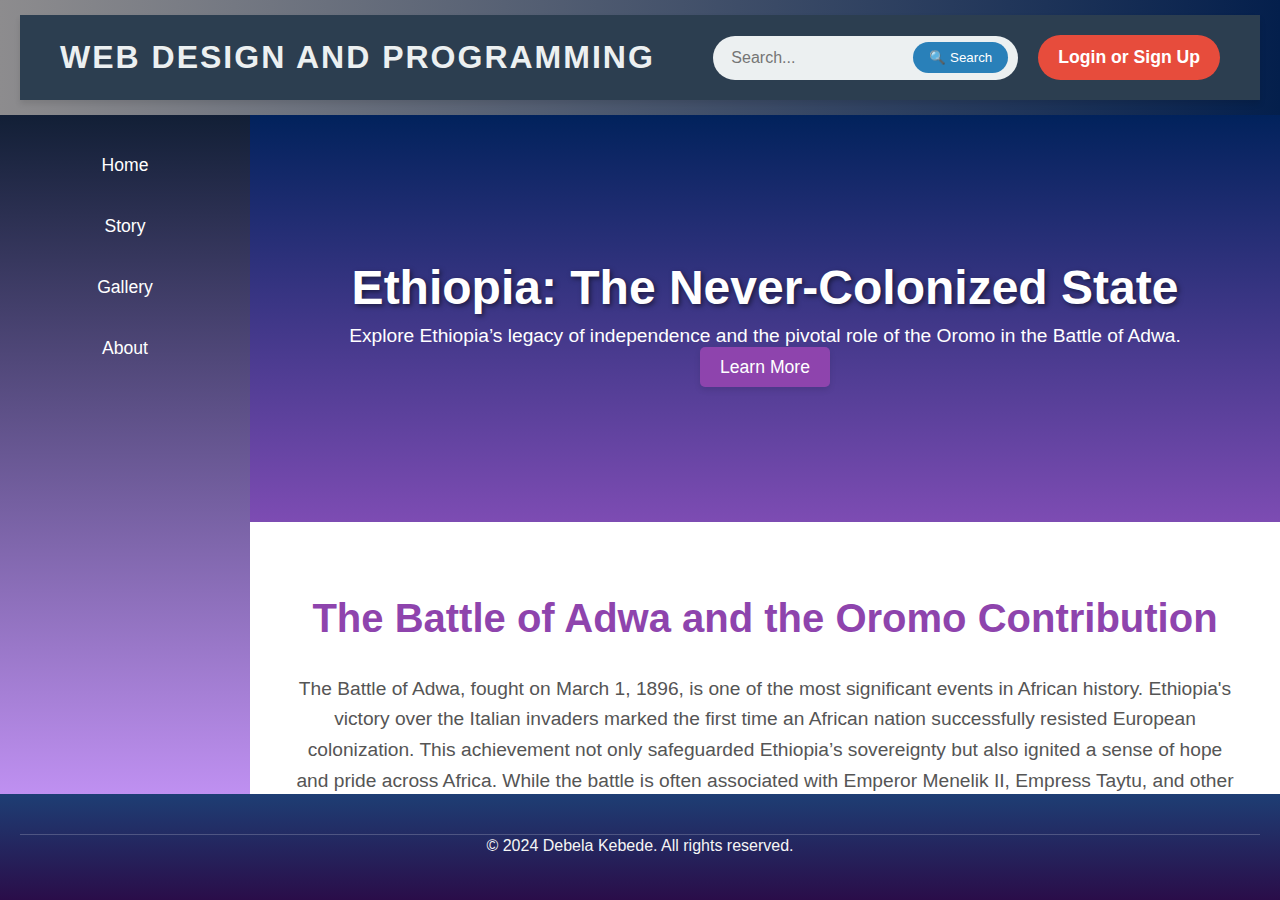
<file: index.html>
<!DOCTYPE html>
<html lang="en">
    <head>
        <meta charset="UTF-8">
        <meta name="viewport" content="width=device-width, initial-scale=1.0">
        <title>Web Design and Programming</title>
        <link rel="stylesheet" href="style.css">
        <link rel="stylesheet" href="header.css">
        <link rel="stylesheet" href="footer.css">
        <link rel="icon" type="image/png" sizes="32x32" href="images/favicon_io/favicon-16x16.png">
        
    </head>
    <body>
        <header>
            <nav class="navbar">
                <h1 class="logo">Web Design and Programming</h1>
                <div class="right-section">
                    <div class="search">
                        <input type="text" placeholder="Search...">
                        <button>🔍 Search</button>
                    </div>
                    <div class="auth-buttons">
                        <a href="login.html" target="content-frame"><button class="login">Login or Sign Up</button></a>
                        <!-- <a href="login.html" target="content-frame"><button class="signup">Sign Up</button></a> -->
                        
                    </div>
                </div>
            </nav>
        </header>

        <nav class="sidebar">
            <a href="home.html" target="content-frame">Home</a>
            <a href="story.html" target="content-frame">Story</a>
            <a href="gallery.html" target="content-frame">Gallery</a>
            <a href="about.html" target="content-frame">About</a>
        </nav>
    

        <div class="iframe-container">
            <iframe src="home.html" name="content-frame" title="Oromo People Content"></iframe>
        </div>
        
        
        <footer class="footer">
            
            <div class="footer-bottom">
                <p>&copy; 2024 Debela Kebede. All rights reserved.</p>
            </div>
        </footer>
        
    </body>
</html>
</file>
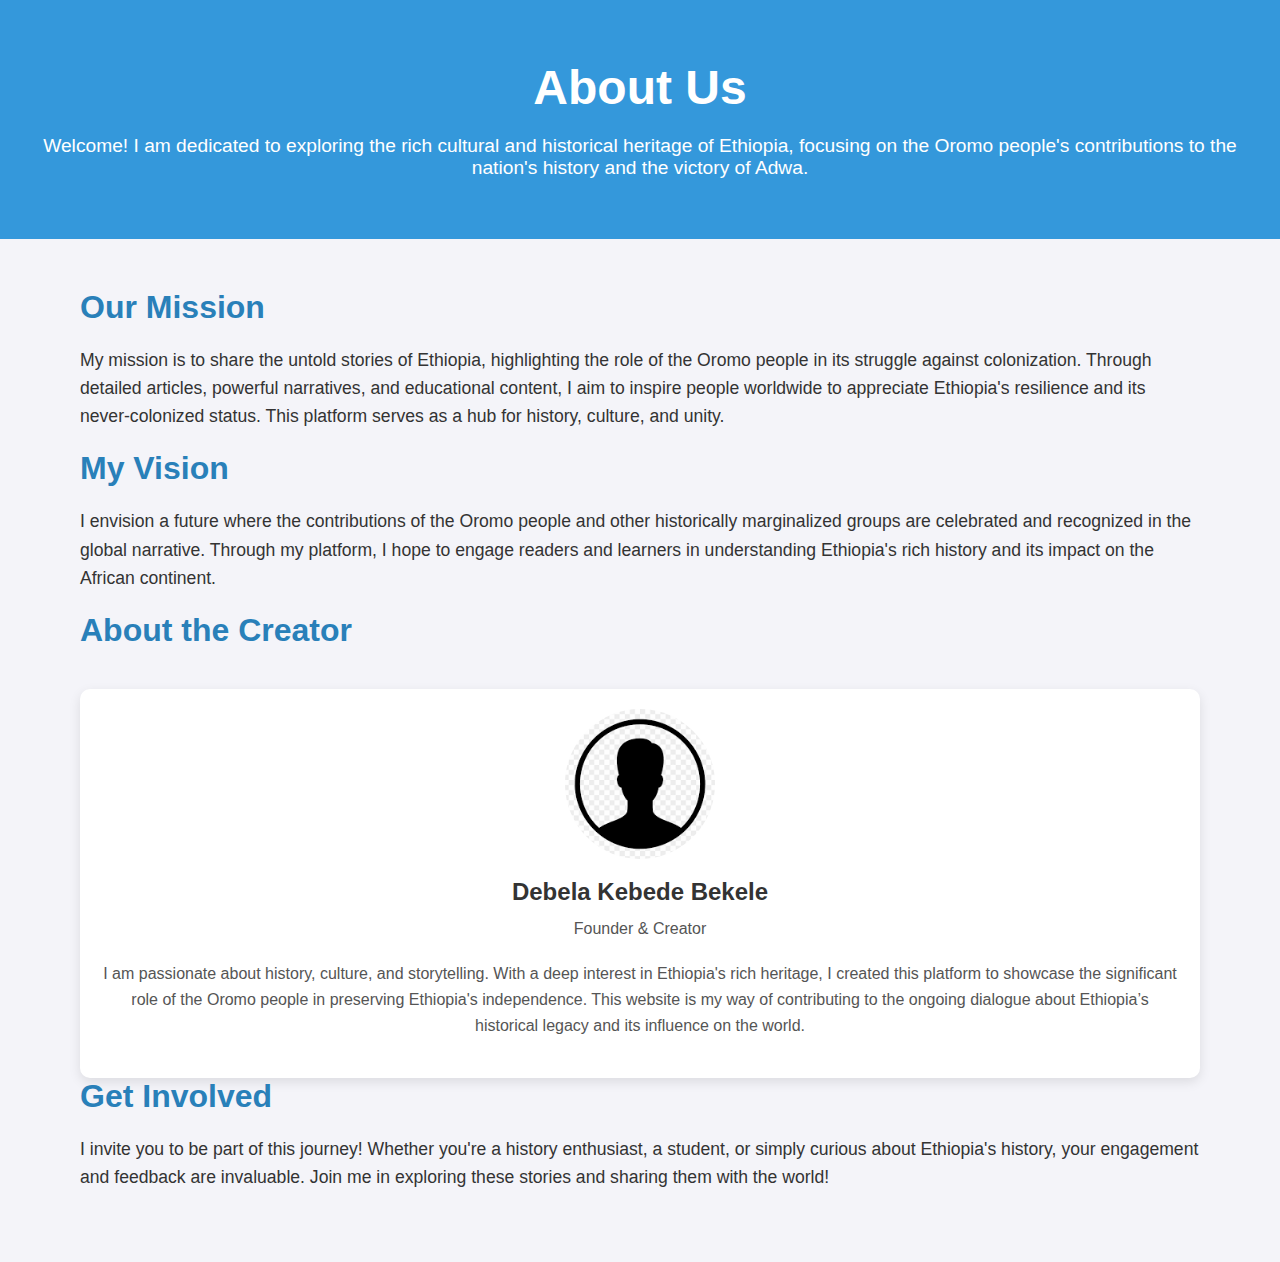
<file: about.html>
<!DOCTYPE html>
<html lang="en">
<head>
  <meta charset="UTF-8">
  <meta name="viewport" content="width=device-width, initial-scale=1.0">
  <title>About Us - Our Mission</title>
  <link rel="stylesheet" href="about.css">
</head>
<body>
  <section class="about-hero">
    <div class="hero-content">
      <h1>About Us</h1>
      <p>Welcome! I am dedicated to exploring the rich cultural and historical heritage of Ethiopia, focusing on the Oromo people's contributions to the nation's history and the victory of Adwa.</p>
    </div>
  </section>

  <section class="about-content">
    <div class="content">
      <h2>Our Mission</h2>
      <p>
        My mission is to share the untold stories of Ethiopia, highlighting the role of the Oromo people in its struggle against colonization. Through detailed articles, powerful narratives, and educational content, I aim to inspire people worldwide to appreciate Ethiopia's resilience and its never-colonized status. This platform serves as a hub for history, culture, and unity.
      </p>

      <h2>My Vision</h2>
      <p>
        I envision a future where the contributions of the Oromo people and other historically marginalized groups are celebrated and recognized in the global narrative. Through my platform, I hope to engage readers and learners in understanding Ethiopia's rich history and its impact on the African continent.
      </p>

      <h2>About the Creator</h2>
      <div class="creator">
        <img src="images/Profile Icon.png" alt="Creator">
        <h3>Debela Kebede Bekele</h3>
        <p>Founder & Creator</p>
        <p>
          I am passionate about history, culture, and storytelling. With a deep interest in Ethiopia's rich heritage, I created this platform to showcase the significant role of the Oromo people in preserving Ethiopia's independence. This website is my way of contributing to the ongoing dialogue about Ethiopia’s historical legacy and its influence on the world.
        </p>
      </div>

      <h2>Get Involved</h2>
      <p>
        I invite you to be part of this journey! Whether you're a history enthusiast, a student, or simply curious about Ethiopia's history, your engagement and feedback are invaluable. Join me in exploring these stories and sharing them with the world!
      </p>
    </div>
  </section>
</body>
</html>
</file>
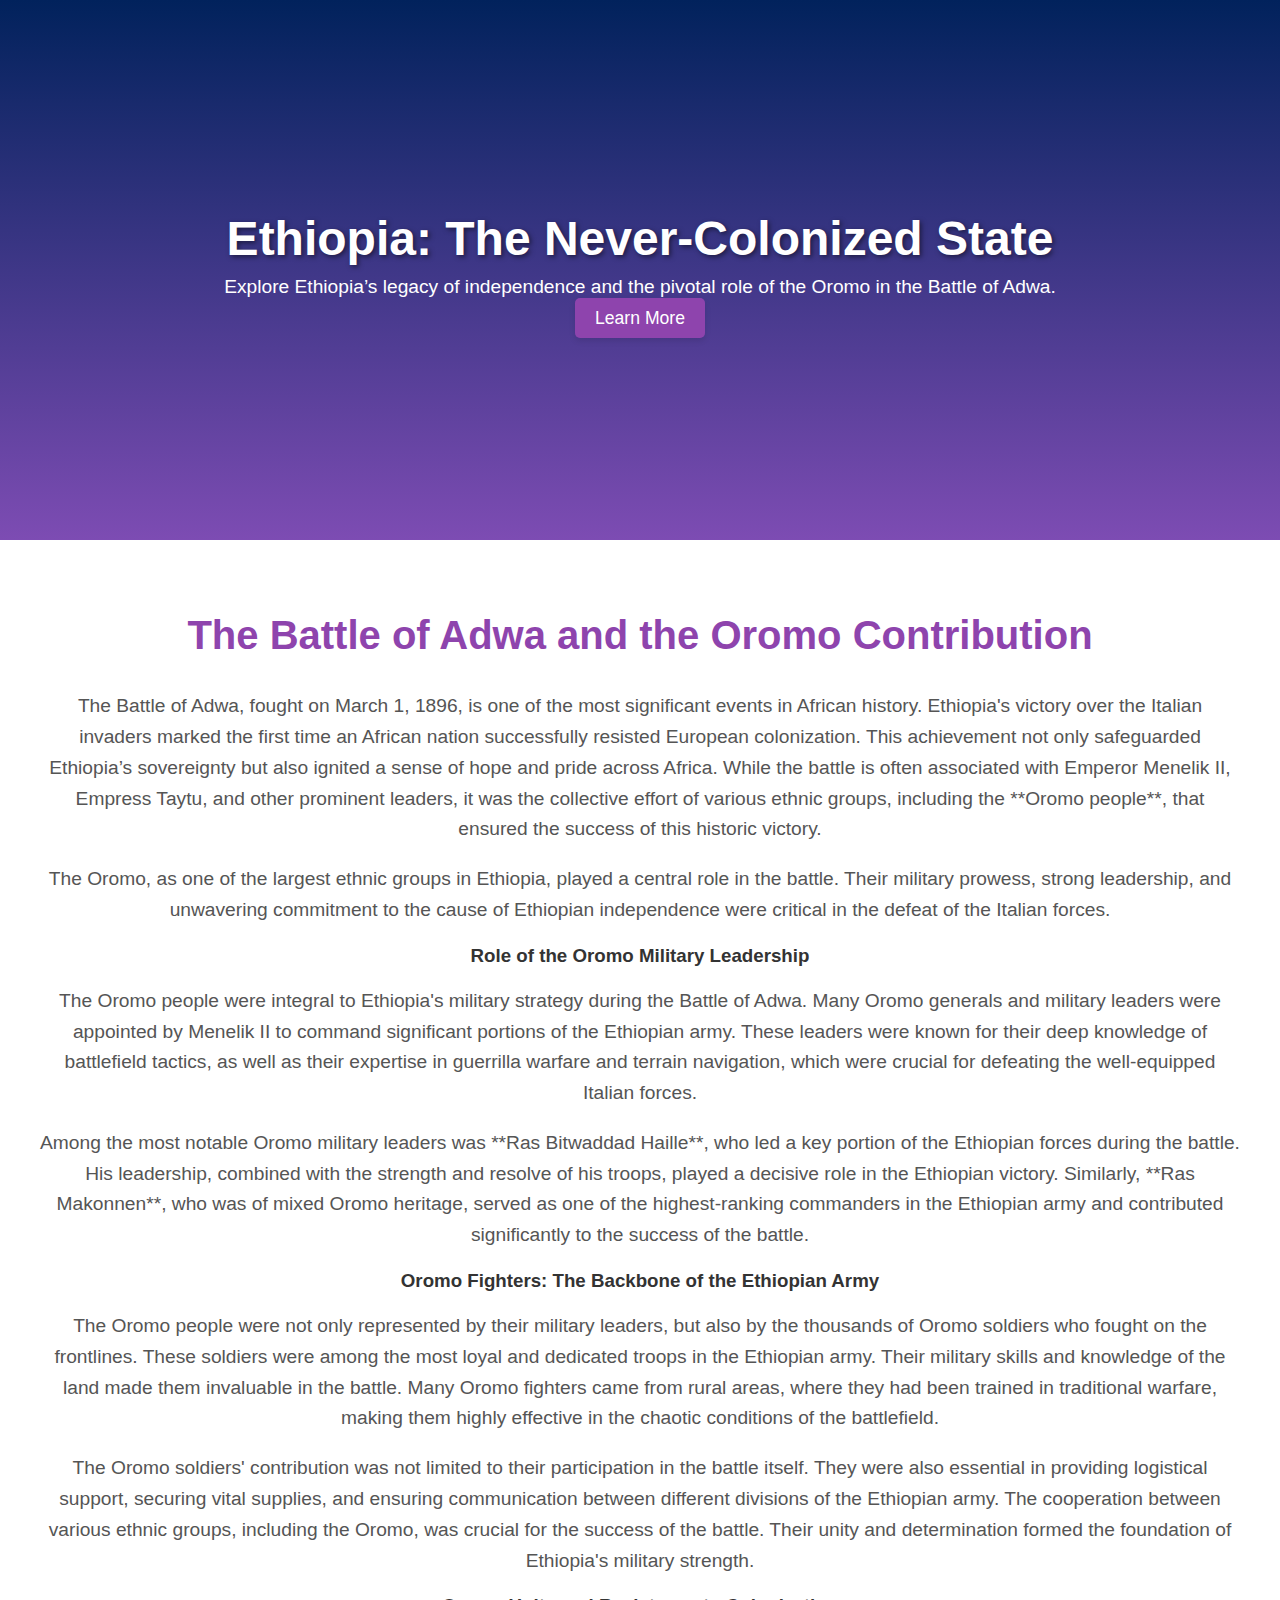
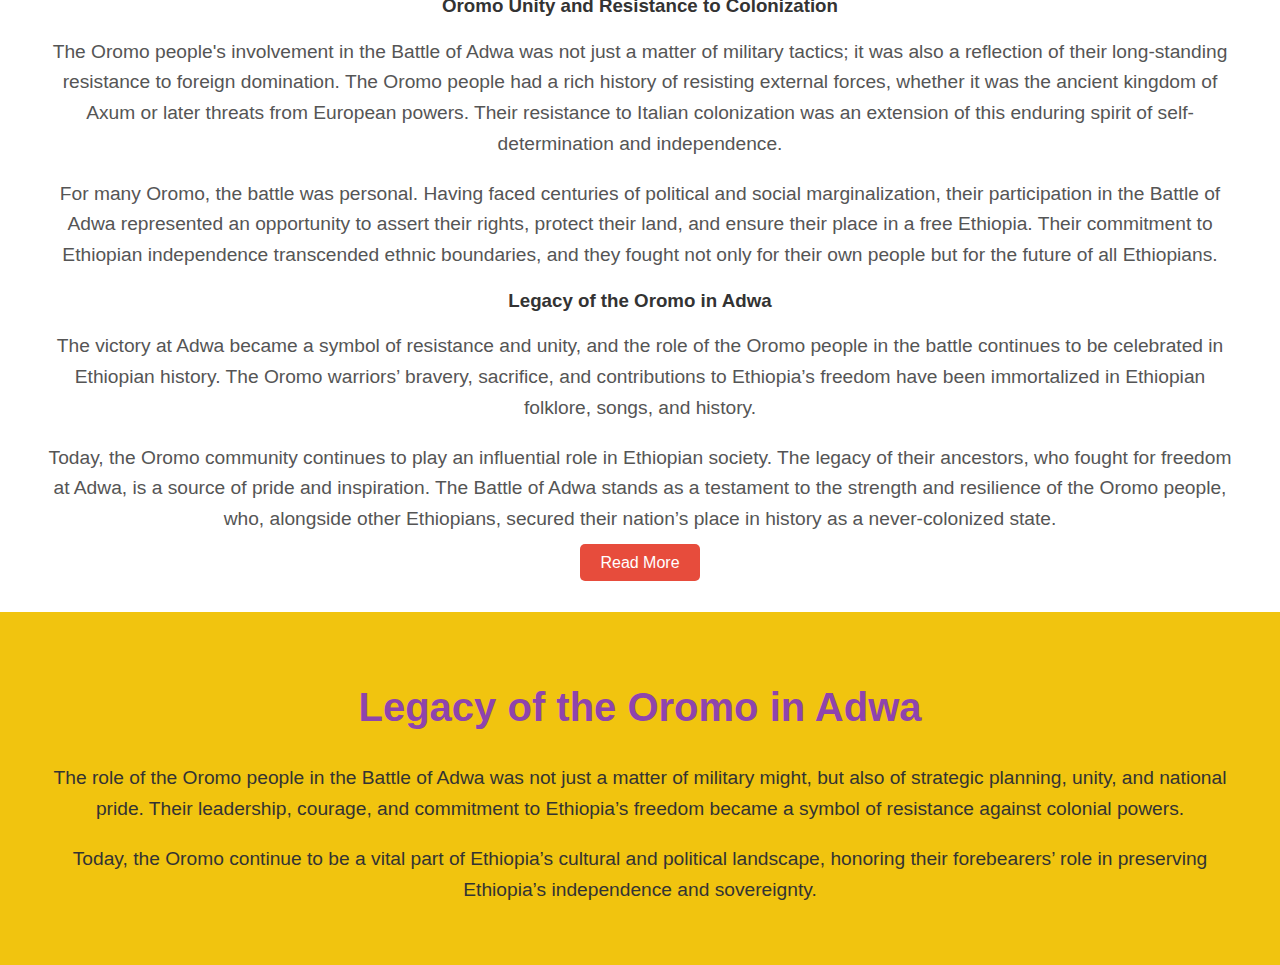
<file: home.html>
<!DOCTYPE html>
<html lang="en">
<head>
  <meta charset="UTF-8">
  <meta name="viewport" content="width=device-width, initial-scale=1.0">
  <title>Ethiopia: The Never-Colonized State</title>
  <link rel="stylesheet" href="home.css">
</head>
<body>
  <section class="hero">
    <div class="hero-content">
      <h1>Ethiopia: The Never-Colonized State</h1>
      <p>Explore Ethiopia’s legacy of independence and the pivotal role of the Oromo in the Battle of Adwa.</p>
      <a href="#about-ethiopia" class="btn">Learn More</a>
    </div>
  </section>

  <section id="about-ethiopia" class="about-section">
    <div class="content">
      <h2>The Battle of Adwa and the Oromo Contribution</h2>
      <p>
        The Battle of Adwa, fought on March 1, 1896, is one of the most significant events in African history. Ethiopia's victory over the Italian invaders marked the first time an African nation successfully resisted European colonization. This achievement not only safeguarded Ethiopia’s sovereignty but also ignited a sense of hope and pride across Africa. While the battle is often associated with Emperor Menelik II, Empress Taytu, and other prominent leaders, it was the collective effort of various ethnic groups, including the **Oromo people**, that ensured the success of this historic victory.
      </p>
      <p>
        The Oromo, as one of the largest ethnic groups in Ethiopia, played a central role in the battle. Their military prowess, strong leadership, and unwavering commitment to the cause of Ethiopian independence were critical in the defeat of the Italian forces.
      </p>
      <h3>Role of the Oromo Military Leadership</h3>
      <p>
        The Oromo people were integral to Ethiopia's military strategy during the Battle of Adwa. Many Oromo generals and military leaders were appointed by Menelik II to command significant portions of the Ethiopian army. These leaders were known for their deep knowledge of battlefield tactics, as well as their expertise in guerrilla warfare and terrain navigation, which were crucial for defeating the well-equipped Italian forces.
      </p>
      <p>
        Among the most notable Oromo military leaders was **Ras Bitwaddad Haille**, who led a key portion of the Ethiopian forces during the battle. His leadership, combined with the strength and resolve of his troops, played a decisive role in the Ethiopian victory. Similarly, **Ras Makonnen**, who was of mixed Oromo heritage, served as one of the highest-ranking commanders in the Ethiopian army and contributed significantly to the success of the battle.
      </p>
      <h3>Oromo Fighters: The Backbone of the Ethiopian Army</h3>
      <p>
        The Oromo people were not only represented by their military leaders, but also by the thousands of Oromo soldiers who fought on the frontlines. These soldiers were among the most loyal and dedicated troops in the Ethiopian army. Their military skills and knowledge of the land made them invaluable in the battle. Many Oromo fighters came from rural areas, where they had been trained in traditional warfare, making them highly effective in the chaotic conditions of the battlefield.
      </p>
      <p>
        The Oromo soldiers' contribution was not limited to their participation in the battle itself. They were also essential in providing logistical support, securing vital supplies, and ensuring communication between different divisions of the Ethiopian army. The cooperation between various ethnic groups, including the Oromo, was crucial for the success of the battle. Their unity and determination formed the foundation of Ethiopia's military strength.
      </p>
      <h3>Oromo Unity and Resistance to Colonization</h3>
      <p>
        The Oromo people's involvement in the Battle of Adwa was not just a matter of military tactics; it was also a reflection of their long-standing resistance to foreign domination. The Oromo people had a rich history of resisting external forces, whether it was the ancient kingdom of Axum or later threats from European powers. Their resistance to Italian colonization was an extension of this enduring spirit of self-determination and independence.
      </p>
      <p>
        For many Oromo, the battle was personal. Having faced centuries of political and social marginalization, their participation in the Battle of Adwa represented an opportunity to assert their rights, protect their land, and ensure their place in a free Ethiopia. Their commitment to Ethiopian independence transcended ethnic boundaries, and they fought not only for their own people but for the future of all Ethiopians.
      </p>
      <h3>Legacy of the Oromo in Adwa</h3>
      <p>
        The victory at Adwa became a symbol of resistance and unity, and the role of the Oromo people in the battle continues to be celebrated in Ethiopian history. The Oromo warriors’ bravery, sacrifice, and contributions to Ethiopia’s freedom have been immortalized in Ethiopian folklore, songs, and history.
      </p>
      <p>
        Today, the Oromo community continues to play an influential role in Ethiopian society. The legacy of their ancestors, who fought for freedom at Adwa, is a source of pride and inspiration. The Battle of Adwa stands as a testament to the strength and resilience of the Oromo people, who, alongside other Ethiopians, secured their nation’s place in history as a never-colonized state.
      </p>
      <a href="#" class="info-btn">Read More</a>
    </div>
  </section>

  <section class="interactive-section">
    <h2>Legacy of the Oromo in Adwa</h2>
    <p>
      The role of the Oromo people in the Battle of Adwa was not just a matter of military might, but also of strategic planning, unity, and national pride. Their leadership, courage, and commitment to Ethiopia’s freedom became a symbol of resistance against colonial powers.
    </p>
    <p>
      Today, the Oromo continue to be a vital part of Ethiopia’s cultural and political landscape, honoring their forebearers’ role in preserving Ethiopia’s independence and sovereignty.
    </p>
  </section>

</body>
</html>
</file>
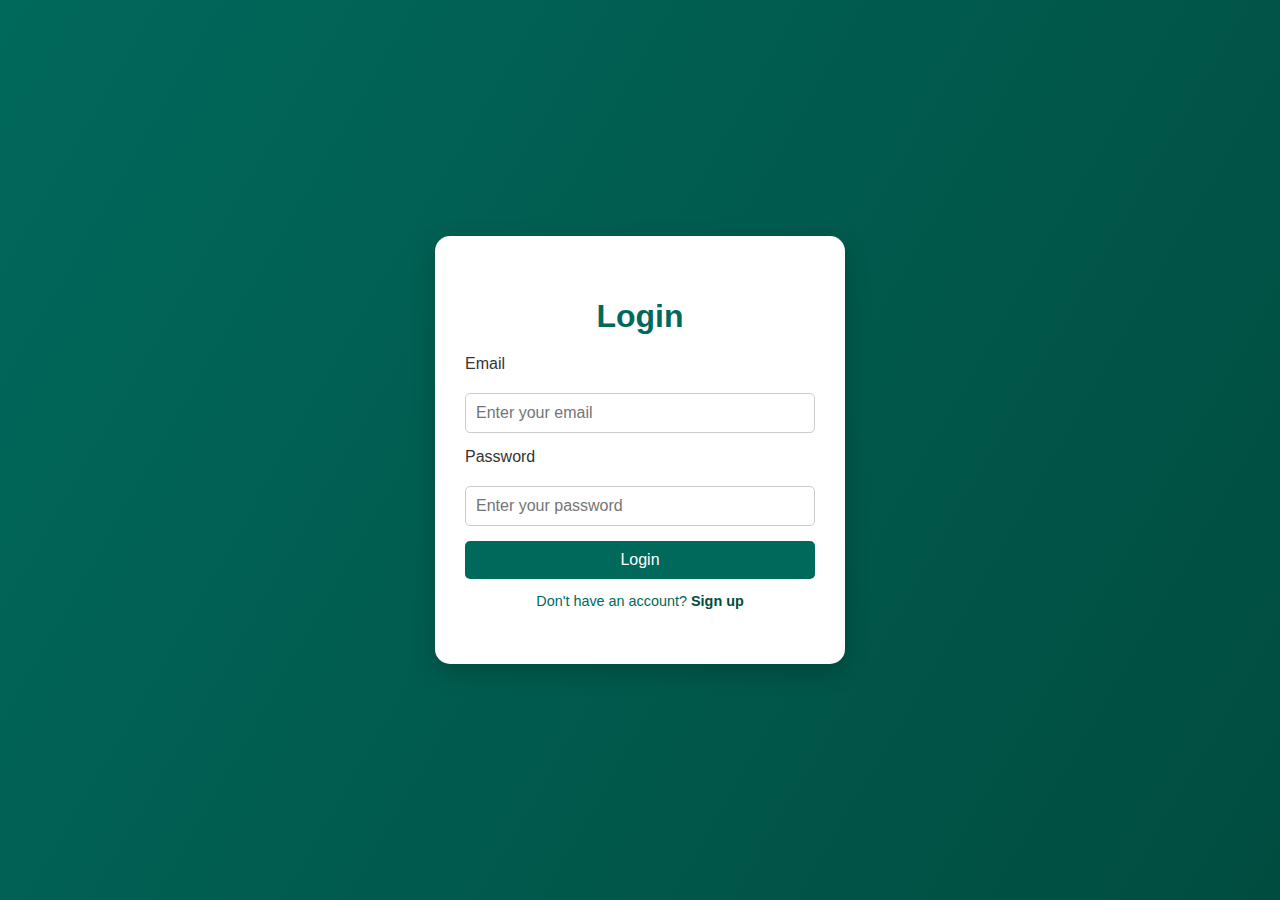
<file: login.html>
<!DOCTYPE html>
<html lang="en">
<head>
    <meta charset="UTF-8">
    <meta name="viewport" content="width=device-width, initial-scale=1.0">
    <title>Login & Signup</title>
    <style>
        /* General Styles */
        body {
            font-family: 'Roboto', sans-serif;
            margin: 0;
            background: linear-gradient(120deg, #00695c, #004d40);
            color: #fff;
            display: flex;
            justify-content: center;
            align-items: center;
            height: 100vh;
        }

        .form-container {
            background: #ffffff;
            color: #333;
            padding: 40px 30px;
            border-radius: 15px;
            box-shadow: 0 8px 25px rgba(0, 0, 0, 0.2);
            width: 350px;
            max-width: 90%;
        }

        .form-container h1 {
            text-align: center;
            margin-bottom: 20px;
            font-size: 2rem;
            color: #00695c;
        }

        .form-container form {
            display: flex;
            flex-direction: column;
            gap: 15px;
        }

        .form-container label {
            font-size: 1rem;
            margin-bottom: 5px;
        }

        .form-container input {
            padding: 10px;
            font-size: 1rem;
            border: 1px solid #ccc;
            border-radius: 5px;
            outline: none;
            transition: border-color 0.3s;
        }

        .form-container input:focus {
            border-color: #00695c;
        }

        .form-container button {
            padding: 10px;
            font-size: 1rem;
            background: #00695c;
            color: #fff;
            border: none;
            border-radius: 5px;
            cursor: pointer;
            transition: background-color 0.3s;
        }

        .form-container button:hover {
            background: #004d40;
        }

        .form-container .toggle-link {
            text-align: center;
            margin-top: 10px;
            font-size: 0.9rem;
            color: #00695c;
        }

        .form-container .toggle-link a {
            color: #004d40;
            text-decoration: none;
            font-weight: bold;
        }

        .form-container .toggle-link a:hover {
            text-decoration: underline;
        }
    </style>
</head>
<body>
    <div class="form-container" id="login-form">
        <h1>Login</h1>
        <form action="#">
            <label for="email">Email</label>
            <input type="email" id="email" placeholder="Enter your email" required>
            
            <label for="password">Password</label>
            <input type="password" id="password" placeholder="Enter your password" required>
            
            <button type="submit">Login</button>
        </form>
        <div class="toggle-link">
            <p>Don't have an account? <a href="#" onclick="toggleForm()">Sign up</a></p>
        </div>
    </div>

    <div class="form-container" id="signup-form" style="display: none;">
        <h1>Sign Up</h1>
        <form action="#">
            <label for="username">Username</label>
            <input type="text" id="username" placeholder="Choose a username" required>
            
            <label for="email">Email</label>
            <input type="email" id="email-signup" placeholder="Enter your email" required>
            
            <label for="password">Password</label>
            <input type="password" id="password-signup" placeholder="Create a password" required>
            
            <label for="confirm-password">Confirm Password</label>
            <input type="password" id="confirm-password" placeholder="Confirm your password" required>
            
            <button type="submit">Sign Up</button>
        </form>
        <div class="toggle-link">
            <p>Already have an account? <a href="#" onclick="toggleForm()">Login</a></p>
        </div>
    </div>

    <script>
        function toggleForm() {
            const loginForm = document.getElementById('login-form');
            const signupForm = document.getElementById('signup-form');
            
            if (loginForm.style.display === 'none') {
                loginForm.style.display = 'block';
                signupForm.style.display = 'none';
            } else {
                loginForm.style.display = 'none';
                signupForm.style.display = 'block';
            }
        }
    </script>
</body>
</html>
</file>
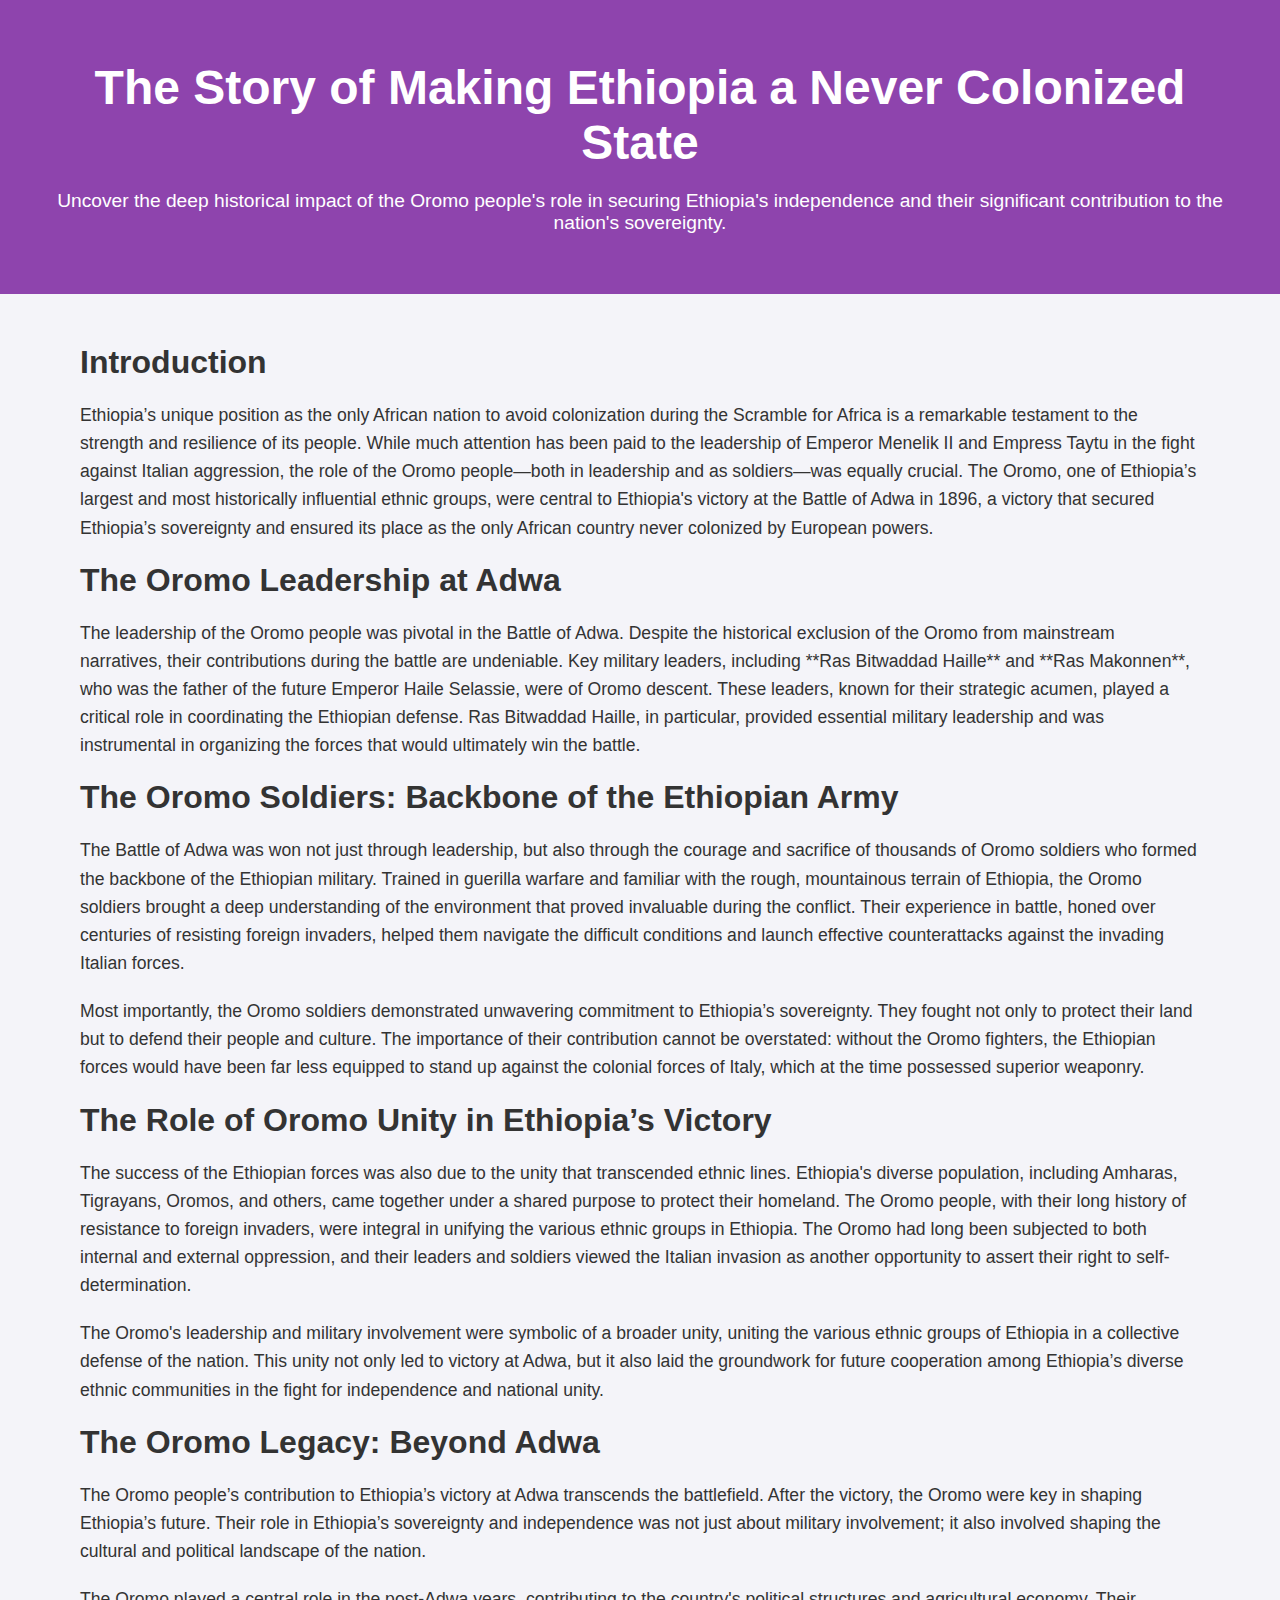
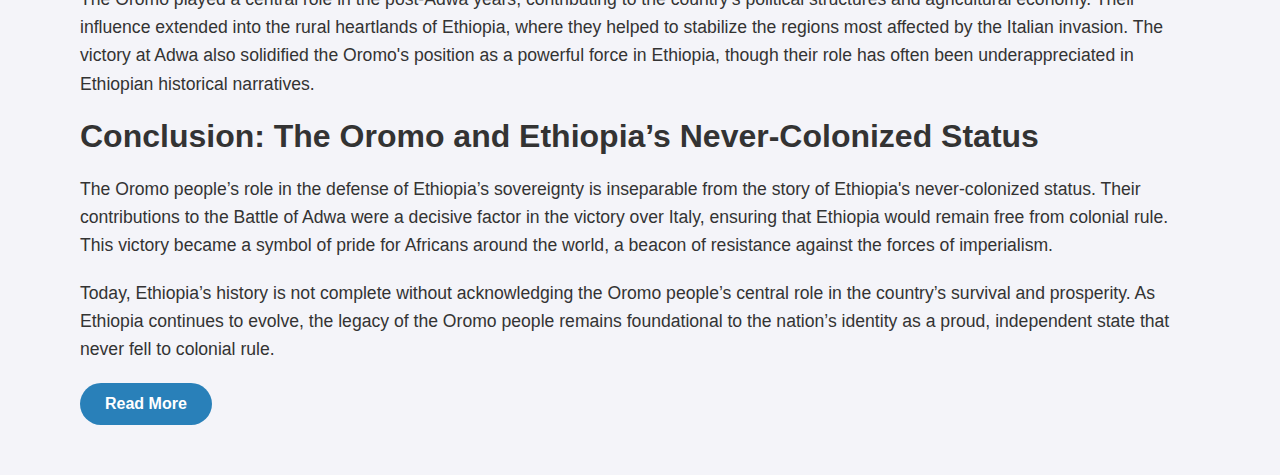
<file: story.html>
<!DOCTYPE html>
<html lang="en">
<head>
  <meta charset="UTF-8">
  <meta name="viewport" content="width=device-width, initial-scale=1.0">
  <title>Story</title>
  <link rel="stylesheet" href="story.css">
</head>
<body>
  <section class="story-hero">
    <div class="hero-content">
      <h1>The Story of Making Ethiopia a Never Colonized State</h1>
      <p>Uncover the deep historical impact of the Oromo people's role in securing Ethiopia's independence and their significant contribution to the nation's sovereignty.</p>
    </div>
  </section>

  <section class="story-content">
    <div class="content">
      <h2>Introduction</h2>
      <p>
        Ethiopia’s unique position as the only African nation to avoid colonization during the Scramble for Africa is a remarkable testament to the strength and resilience of its people. While much attention has been paid to the leadership of Emperor Menelik II and Empress Taytu in the fight against Italian aggression, the role of the Oromo people—both in leadership and as soldiers—was equally crucial. The Oromo, one of Ethiopia’s largest and most historically influential ethnic groups, were central to Ethiopia's victory at the Battle of Adwa in 1896, a victory that secured Ethiopia’s sovereignty and ensured its place as the only African country never colonized by European powers.
      </p>

      <h2>The Oromo Leadership at Adwa</h2>
      <p>
        The leadership of the Oromo people was pivotal in the Battle of Adwa. Despite the historical exclusion of the Oromo from mainstream narratives, their contributions during the battle are undeniable. Key military leaders, including **Ras Bitwaddad Haille** and **Ras Makonnen**, who was the father of the future Emperor Haile Selassie, were of Oromo descent. These leaders, known for their strategic acumen, played a critical role in coordinating the Ethiopian defense. Ras Bitwaddad Haille, in particular, provided essential military leadership and was instrumental in organizing the forces that would ultimately win the battle.
      </p>

      <h2>The Oromo Soldiers: Backbone of the Ethiopian Army</h2>
      <p>
        The Battle of Adwa was won not just through leadership, but also through the courage and sacrifice of thousands of Oromo soldiers who formed the backbone of the Ethiopian military. Trained in guerilla warfare and familiar with the rough, mountainous terrain of Ethiopia, the Oromo soldiers brought a deep understanding of the environment that proved invaluable during the conflict. Their experience in battle, honed over centuries of resisting foreign invaders, helped them navigate the difficult conditions and launch effective counterattacks against the invading Italian forces.
      </p>
      <p>
        Most importantly, the Oromo soldiers demonstrated unwavering commitment to Ethiopia’s sovereignty. They fought not only to protect their land but to defend their people and culture. The importance of their contribution cannot be overstated: without the Oromo fighters, the Ethiopian forces would have been far less equipped to stand up against the colonial forces of Italy, which at the time possessed superior weaponry.
      </p>

      <h2>The Role of Oromo Unity in Ethiopia’s Victory</h2>
      <p>
        The success of the Ethiopian forces was also due to the unity that transcended ethnic lines. Ethiopia's diverse population, including Amharas, Tigrayans, Oromos, and others, came together under a shared purpose to protect their homeland. The Oromo people, with their long history of resistance to foreign invaders, were integral in unifying the various ethnic groups in Ethiopia. The Oromo had long been subjected to both internal and external oppression, and their leaders and soldiers viewed the Italian invasion as another opportunity to assert their right to self-determination.
      </p>
      <p>
        The Oromo's leadership and military involvement were symbolic of a broader unity, uniting the various ethnic groups of Ethiopia in a collective defense of the nation. This unity not only led to victory at Adwa, but it also laid the groundwork for future cooperation among Ethiopia’s diverse ethnic communities in the fight for independence and national unity.
      </p>

      <h2>The Oromo Legacy: Beyond Adwa</h2>
      <p>
        The Oromo people’s contribution to Ethiopia’s victory at Adwa transcends the battlefield. After the victory, the Oromo were key in shaping Ethiopia’s future. Their role in Ethiopia’s sovereignty and independence was not just about military involvement; it also involved shaping the cultural and political landscape of the nation.
      </p>
      <p>
        The Oromo played a central role in the post-Adwa years, contributing to the country's political structures and agricultural economy. Their influence extended into the rural heartlands of Ethiopia, where they helped to stabilize the regions most affected by the Italian invasion. The victory at Adwa also solidified the Oromo's position as a powerful force in Ethiopia, though their role has often been underappreciated in Ethiopian historical narratives.
      </p>

      <h2>Conclusion: The Oromo and Ethiopia’s Never-Colonized Status</h2>
      <p>
        The Oromo people’s role in the defense of Ethiopia’s sovereignty is inseparable from the story of Ethiopia's never-colonized status. Their contributions to the Battle of Adwa were a decisive factor in the victory over Italy, ensuring that Ethiopia would remain free from colonial rule. This victory became a symbol of pride for Africans around the world, a beacon of resistance against the forces of imperialism.
      </p>
      <p>
        Today, Ethiopia’s history is not complete without acknowledging the Oromo people’s central role in the country’s survival and prosperity. As Ethiopia continues to evolve, the legacy of the Oromo people remains foundational to the nation’s identity as a proud, independent state that never fell to colonial rule.
      </p>

      <a href="#" class="read-more-btn">Read More</a>
    </div>
  </section>
</body>
</html>
</file>
<file: style.css>
body {
    margin: 0;
    font-family: Arial, sans-serif;
    display: grid;
    grid-template-rows: auto 1fr auto;
    grid-template-columns: 250px 1fr;
    grid-template-areas: 
        "header header"
        "sidebar main"
        "footer footer";
    height: 100vh;
}

/* Header Styles */
header {
    grid-area: header;
    background: linear-gradient(to right, #8d8c8e, #041f4c);
    color: white;
    padding: 15px 20px;
    text-align: center;
    font-size: 1.5rem;
    font-weight: bold;
    box-shadow: 0px 2px 5px rgba(0, 0, 0, 0.1);
}

/* Sidebar Styles */
.sidebar {
    grid-area: sidebar;
    background: linear-gradient(to bottom, #121f36, #bf90f1);
    color: white;
    display: flex;
    flex-direction: column;
    align-items:center;
    padding: 20px 0;
}

.sidebar h2 {
    margin-bottom: 20px;
    font-size: 1.5rem;
}

.sidebar a {
    color: white;
    text-decoration: none;
    font-size: 1.1rem;
    margin: 10px 0;
    padding: 10px 20px;
    width: 90%;
    text-align: center;
    border-radius: 10px;
    transition: background 0.3s;
}

.sidebar a:hover {
    background: #2e0066;
    color: #d9c212;
}


.main {
    grid-area: main;
    display: flex;
    flex-direction: column;
}

iframe {
    height: 100%;
    width: 100%;
    border: none;
}


footer {
    grid-area: footer;
    background: #333;
    color: white;
    text-align: center;
    padding: 5px 10px;
    font-size: 0.9rem;
}

/* Responsive Design */
@media (max-width: 768px) {
    body {
        grid-template-rows: auto auto 1fr auto;
        grid-template-columns: 1fr;
        grid-template-areas: 
            "header"
            "sidebar"
            "main"
            "footer";
    }

    .sidebar {
        flex-direction: row;
        justify-content: center;
        flex-wrap: wrap;
    }

    .sidebar a {
        margin: 5px;
        padding: 8px 15px;
    }
}
</file>
<file: header.css>
* {
    margin: 0;
    padding: 0;
    box-sizing: border-box;
}


body {
    font-family: 'Arial', sans-serif;
    background-color: #f4f4f9;
    color: #333;
}


.navbar {
    display: flex;
    justify-content: space-between;
    align-items: center;
    background-color: #2c3e50; /* Dark blue-gray */
    padding: 20px 40px;
    box-shadow: 0 4px 6px rgba(0, 0, 0, 0.1);
}

.navbar .logo {
    font-size: 2rem;
    color: #ecf0f1; /* Light grey */
    font-weight: bold;
    text-transform: uppercase;
    letter-spacing: 2px;
    cursor: pointer;
}

.right-section {
    display: flex;
    align-items: center;
    gap: 20px;
}


.search {
    display: flex;
    align-items: center;
    background-color: #ecf0f1;
    border-radius: 25px;
    padding: 5px 10px;
}

.search input {
    border: none;
    background: transparent;
    font-size: 1rem;
    padding: 8px;
    outline: none;
    width: 180px;
    border-radius: 25px;
}

.search button {
    background-color: #2980b9; /* Blue color */
    color: white;
    border: none;
    padding: 8px 16px;
    margin-left: 10px;
    border-radius: 25px;
    cursor: pointer;
    transition: background-color 0.3s;
}

.search button:hover {
    background-color: #3498db; /* Lighter blue */
}

.auth-buttons a {
    text-decoration: none;
}

.auth-buttons .login {
    background-color: #e74c3c; /* Red color */
    color: white;
    padding: 12px 20px;
    border-radius: 25px;
    border: none;
    font-size: 1.1rem;
    font-weight: bold;
    cursor: pointer;
    transition: background-color 0.3s, transform 0.3s;
}

.auth-buttons .login:hover {
    background-color: #c0392b; /* Darker red */
    transform: scale(1.05); /* Slight zoom effect */
}

.auth-buttons .signup {
    background-color: #8e44ad; /* Purple */
    color: white;
    padding: 12px 20px;
    border-radius: 25px;
    border: none;
    font-size: 1.1rem;
    font-weight: bold;
    cursor: pointer;
    transition: background-color 0.3s, transform 0.3s;
}

.auth-buttons .signup:hover {
    background-color: #9b59b6; /* Lighter purple */
    transform: scale(1.05);
}

@media (max-width: 768px) {
    .navbar {
        flex-direction: column;
        align-items: flex-start;
        padding: 15px 20px;
    }

    .logo {
        font-size: 1.8rem;
        margin-bottom: 10px;
    }

    .right-section {
        width: 100%;
        justify-content: space-between;
    }

    .search input {
        width: 150px;
    }

    .search button {
        padding: 6px 12px;
    }

    .auth-buttons {
        display: flex;
        gap: 10px;
    }
}
</file>
<file: footer.css>
/* Footer Styles */
.footer {
    /* background: linear-gradient(to right, #060606, #777068); */
    background: linear-gradient(to bottom, #1e3e74, #2a0d49);

    color: white;
    padding: 40px 20px;
    text-align: center;
}

.footer h3 {
    font-size: 1.8rem;
    margin-bottom: 5px;
    font-weight: bold;
}

.footer p {
    font-size: 1rem;
    color: whitesmoke;
    margin-bottom: 5px;
}


.footer-bottom {
    font-size: 0.9rem;
    color: #f0f0f0;
    border-top: 1px solid rgba(255, 255, 255, 0.2);
    padding-top: 2px;
}
</file>
<file: about.css>
* {
    margin: 0;
    padding: 0;
    box-sizing: border-box;
  }
  
  body {
    font-family: 'Arial', sans-serif;
    background-color: #f4f4f9;
    color: #333;
  }
  
  .about-hero {
    background-color: #3498db;
    color: white;
    padding: 60px 30px;
    text-align: center;
  }
  
  .about-hero h1 {
    font-size: 3rem;
    margin-bottom: 20px;
  }
  
  .about-hero p {
    font-size: 1.2rem;
  }
  
  .about-content {
    padding: 50px 80px;
  }
  
  .about-content h2 {
    font-size: 2rem;
    margin-bottom: 20px;
    color: #2980b9;
  }
  
  .about-content p {
    font-size: 1.1rem;
    line-height: 1.6;
    margin-bottom: 20px;
  }
  
  .creator {
    text-align: center;
    background-color: #fff;
    padding: 20px;
    border-radius: 10px;
    box-shadow: 0 4px 12px rgba(0, 0, 0, 0.1);
    margin-top: 40px;
  }
  
  .creator img {
    width: 150px;
    height: 150px;
    border-radius: 50%;
    object-fit: cover;
    margin-bottom: 15px;
  }
  
  .creator h3 {
    font-size: 1.5rem;
    margin-bottom: 10px;
  }
  
  .creator p {
    font-size: 1rem;
    color: #555;
  }
  
  @media (max-width: 768px) {
    .about-content {
      padding: 30px 40px;
    }
  
    .about-hero h1 {
      font-size: 2.5rem;
    }
  
    .about-hero p {
      font-size: 1rem;
    }
  }
  
  @media (max-width: 480px) {
    .about-hero h1 {
      font-size: 2rem;
    }
  
    .about-content h2 {
      font-size: 1.6rem;
    }
  
    .about-content p {
      font-size: 1rem;
    }
  
    .creator {
      margin-top: 20px;
    }
  }
</file>
<file: home.css>
/* styles.css */
body {
    font-family: Arial, sans-serif;
    margin: 0;
    padding: 0;
    background-color: #f9f5ff;
    color: #333;
  }
  
  /* Hero Section */
  .hero {
    background: linear-gradient(to bottom, #01225c, #7d4cb3);
    height: 60vh;
    display: flex;
    justify-content: center;
    align-items: center;
    text-align: center;
    color: white;
  }
  
  .hero h1 {
    font-size: 3rem;
    margin: 0;
    text-shadow: 2px 2px 5px rgba(0, 0, 0, 0.5);
  }
  
  .hero p {
    font-size: 1.2rem;
    margin: 10px 0;
  }
  
  .btn {
    background-color: #8e44ad; /* Lighter purple */
    color: white;
    padding: 10px 20px;
    text-decoration: none;
    font-size: 1.1rem;
    border-radius: 5px;
    box-shadow: 0 3px 6px rgba(0, 0, 0, 0.1);
  }
  
  .btn:hover {
    background-color: #7d3c98; /* Darker purple on hover */
  }
  
  /* About Section */
  .about-section {
    background-color: #fff;
    padding: 40px;
    text-align: center;
  }
  
  .about-section h2 {
    font-size: 2.5rem;
    color: #8e44ad; /* Purple */
  }
  
  .about-section p {
    font-size: 1.2rem;
    line-height: 1.6;
    color: #555;
  }
  
  .info-btn {
    background-color: #e74c3c; /* Red */
    color: white;
    padding: 10px 20px;
    text-decoration: none;
    font-size: 1rem;
    border-radius: 5px;
    margin-top: 20px;
  }
  
  .info-btn:hover {
    background-color: #c0392b; /* Dark red on hover */
  }
  
  /* Interactive Section */
  .interactive-section {
    background-color: #f1c40f; /* Bright yellow */
    padding: 40px;
    text-align: center;
  }
  
  .interactive-section h2 {
    font-size: 2.5rem;
    color: #8e44ad; /* Purple */
  }
  
  .interactive-section p {
    font-size: 1.2rem;
    color: #333;
    line-height: 1.6;
  }
  
  /* Responsive Design */
  @media (max-width: 768px) {
    .interactive-section p {
      font-size: 1rem;
    }
  }
</file>
<file: story.css>
* {
    margin: 0;
    padding: 0;
    box-sizing: border-box;
  }
  
  body {
    font-family: 'Arial', sans-serif;
    background-color: #f4f4f9;
    color: #333;
  }
  
  .story-hero {
    background-color: #8e44ad;
    color: white;
    padding: 60px 30px;
    text-align: center;
  }
  
  .story-hero h1 {
    font-size: 3rem;
    margin-bottom: 20px;
  }
  
  .story-hero p {
    font-size: 1.2rem;
  }
  
  .story-content {
    padding: 50px 80px;
  }
  
  .story-content h2 {
    font-size: 2rem;
    margin-bottom: 20px;
  }
  
  .story-content p {
    font-size: 1.1rem;
    line-height: 1.6;
    margin-bottom: 20px;
  }
  
  .read-more-btn {
    display: inline-block;
    background-color: #2980b9;
    color: white;
    padding: 12px 25px;
    text-decoration: none;
    border-radius: 30px;
    font-weight: bold;
    transition: background-color 0.3s;
  }
  
  .read-more-btn:hover {
    background-color: #3498db;
  }
  
  @media (max-width: 768px) {
    .story-content {
      padding: 30px 40px;
    }
  
    .story-hero h1 {
      font-size: 2.5rem;
    }
  
    .story-hero p {
      font-size: 1rem;
    }
  }
  
  @media (max-width: 480px) {
    .story-hero h1 {
      font-size: 2rem;
    }
  
    .story-content h2 {
      font-size: 1.6rem;
    }
  
    .story-content p {
      font-size: 1rem;
    }
  }
</file>
